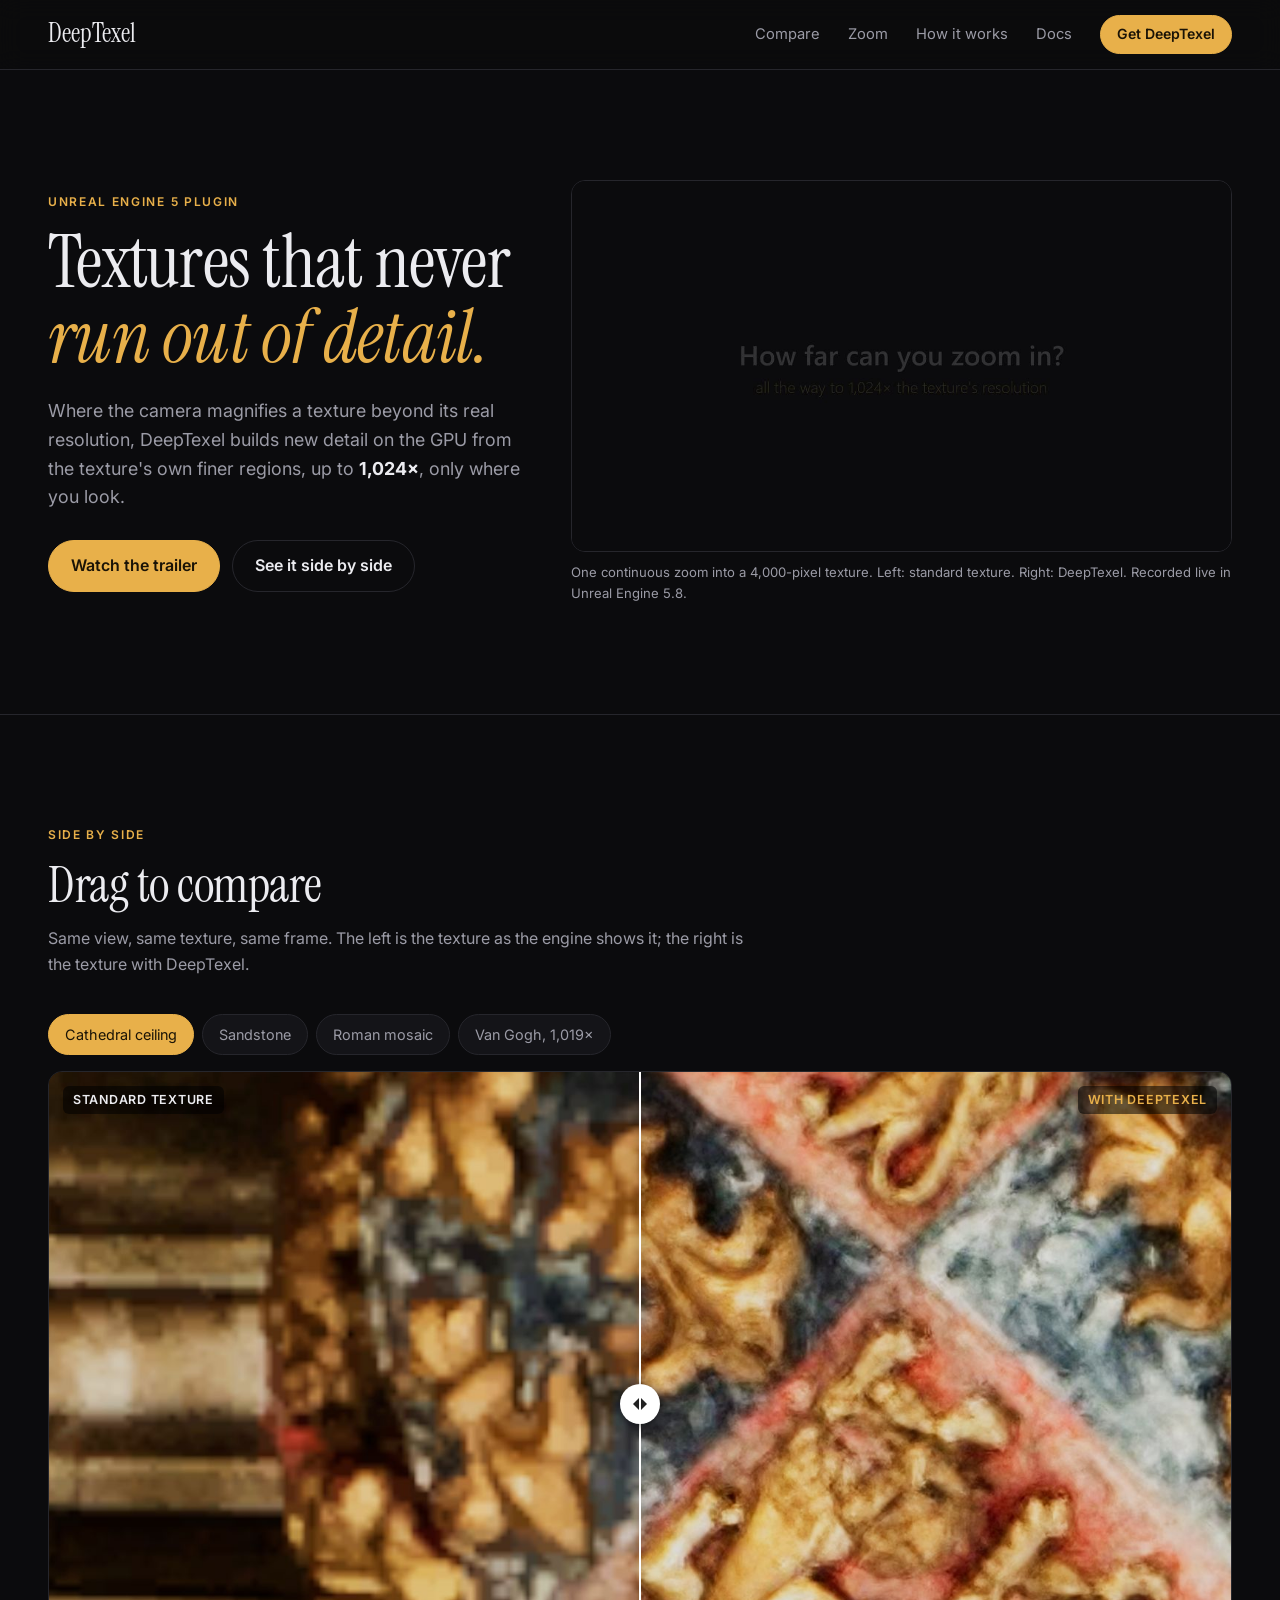
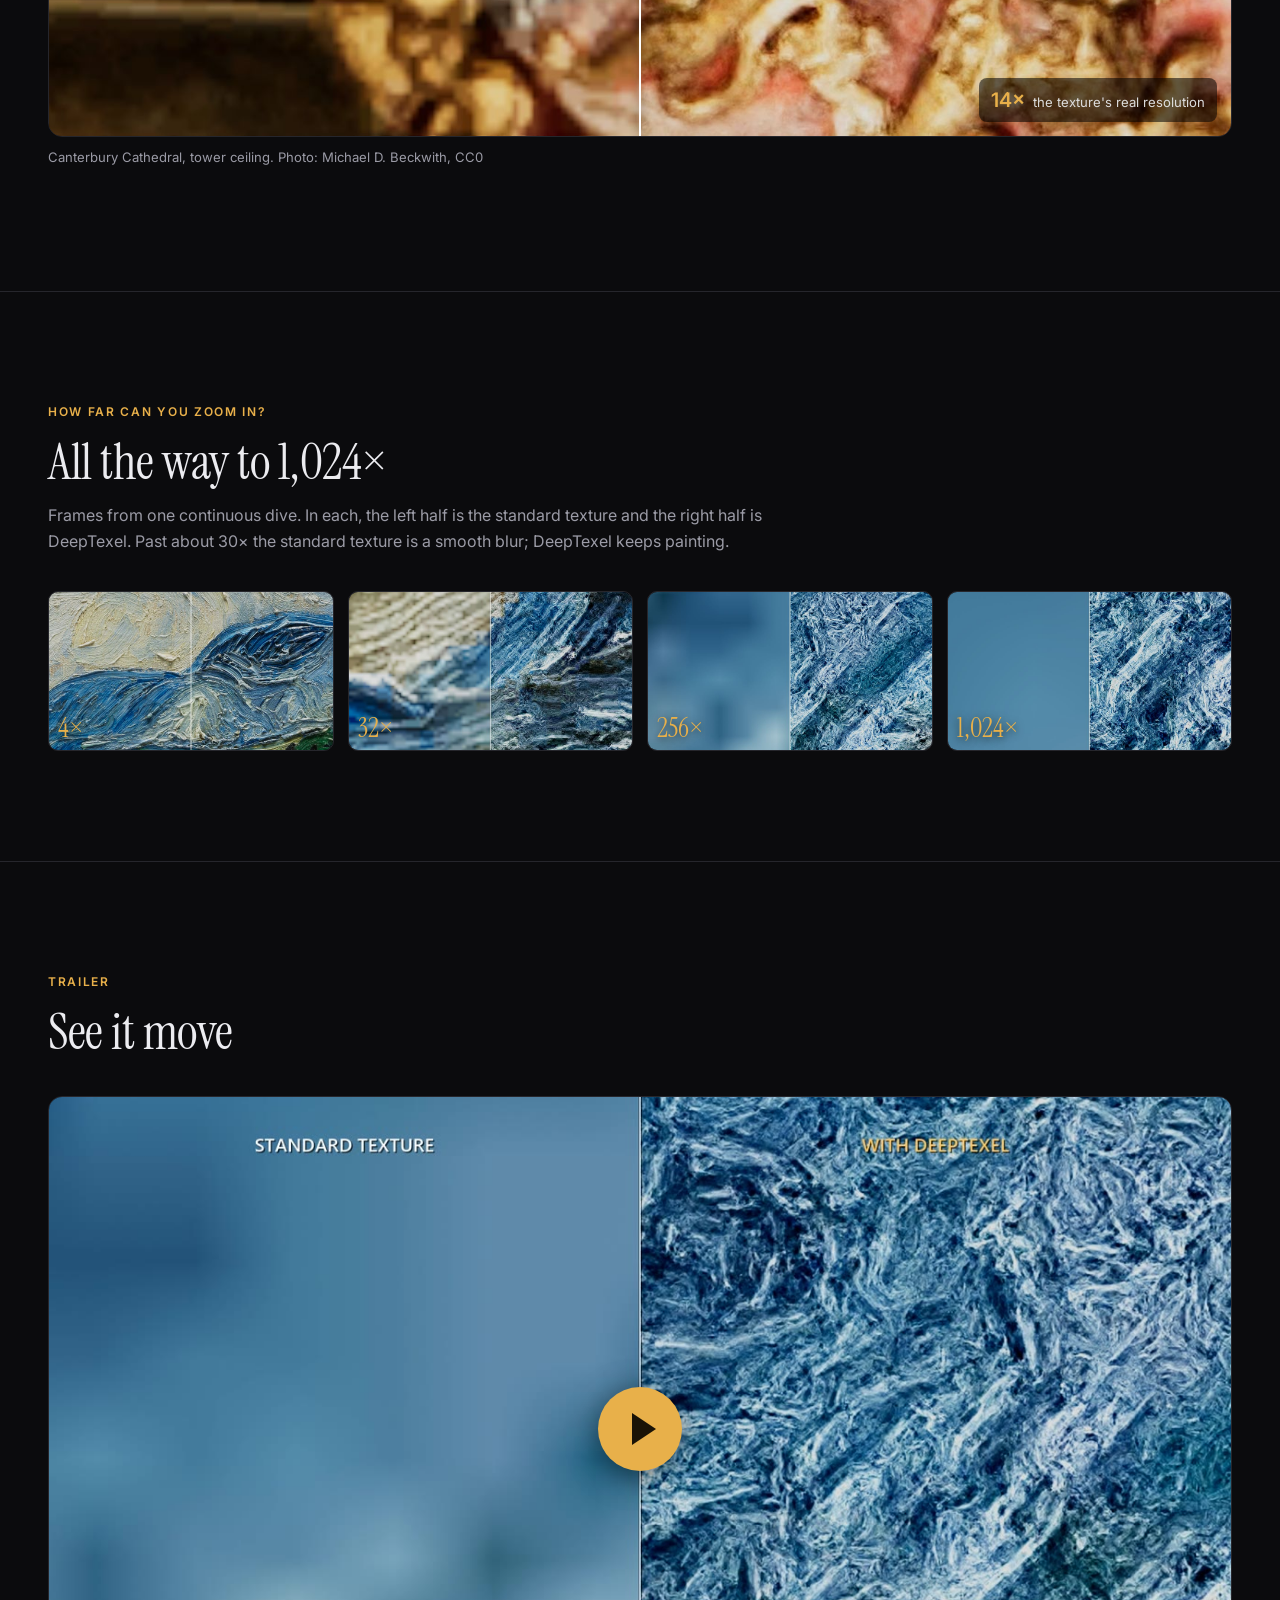
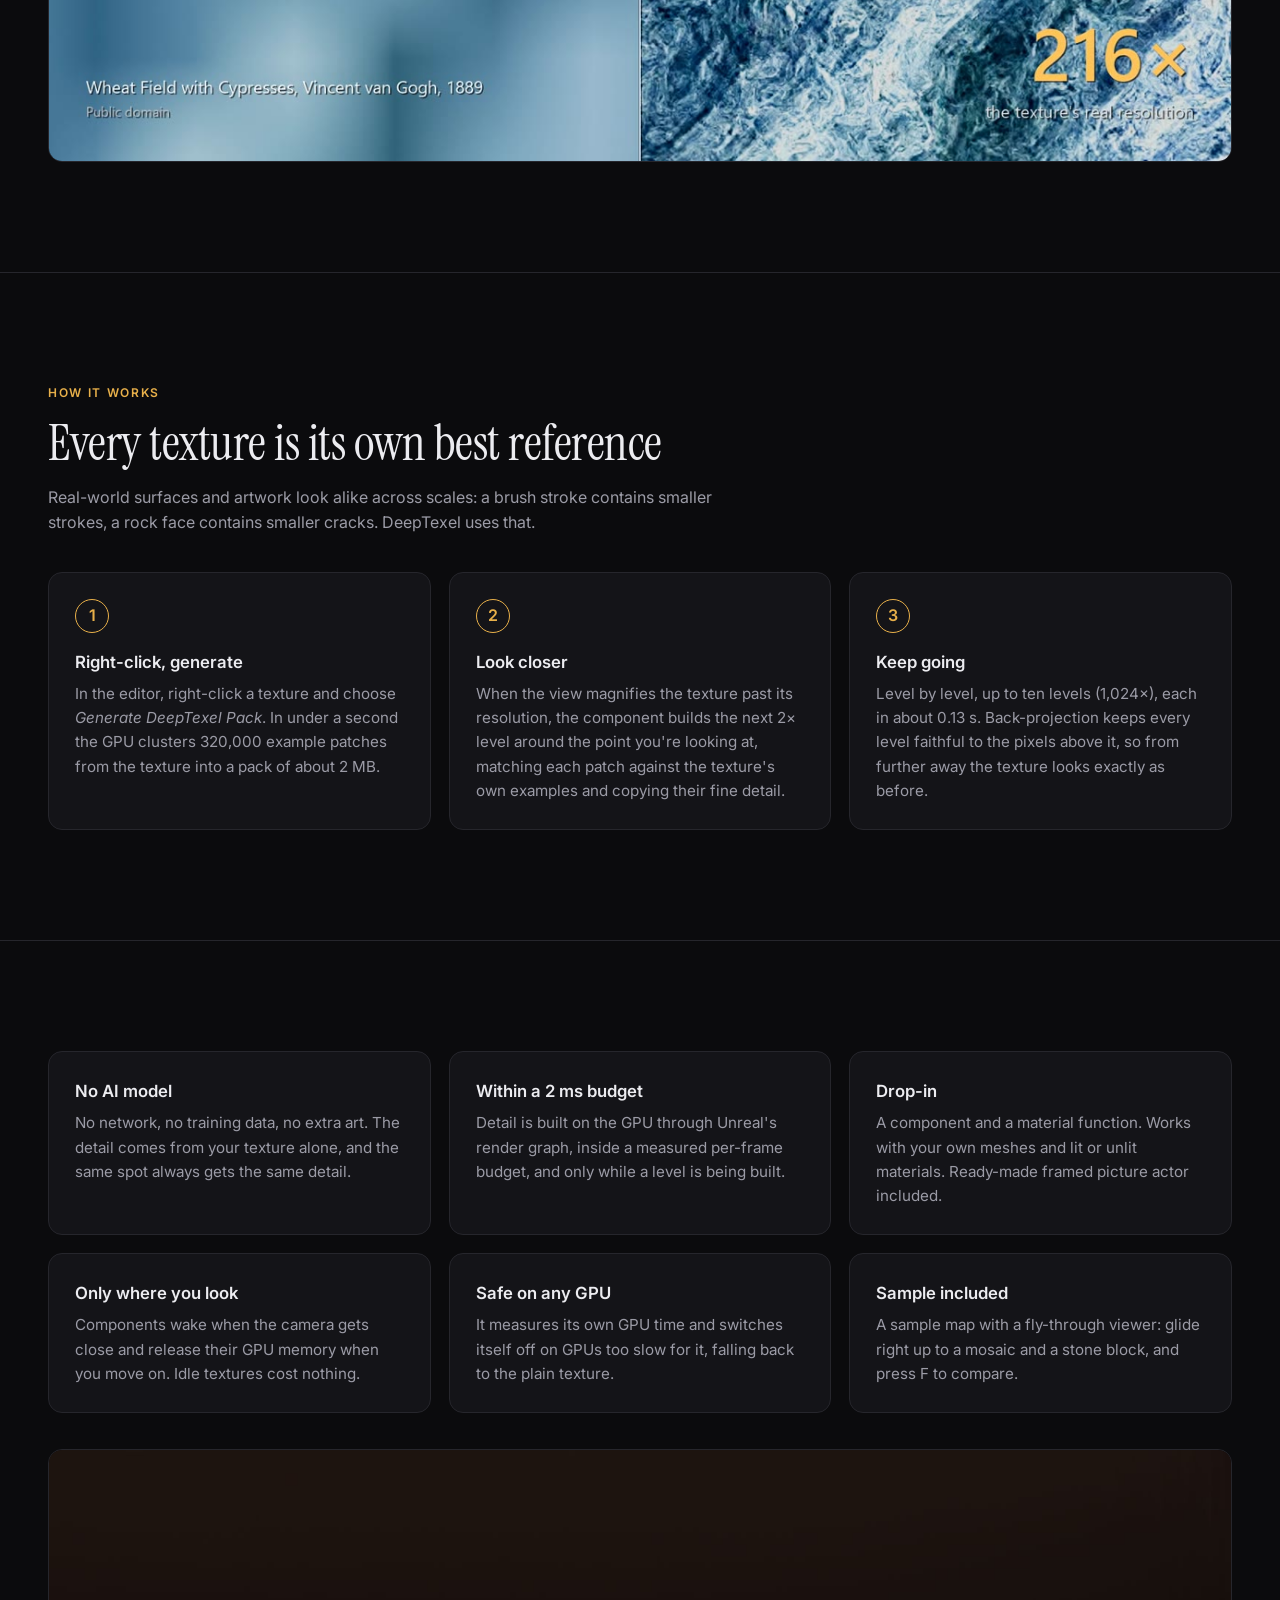
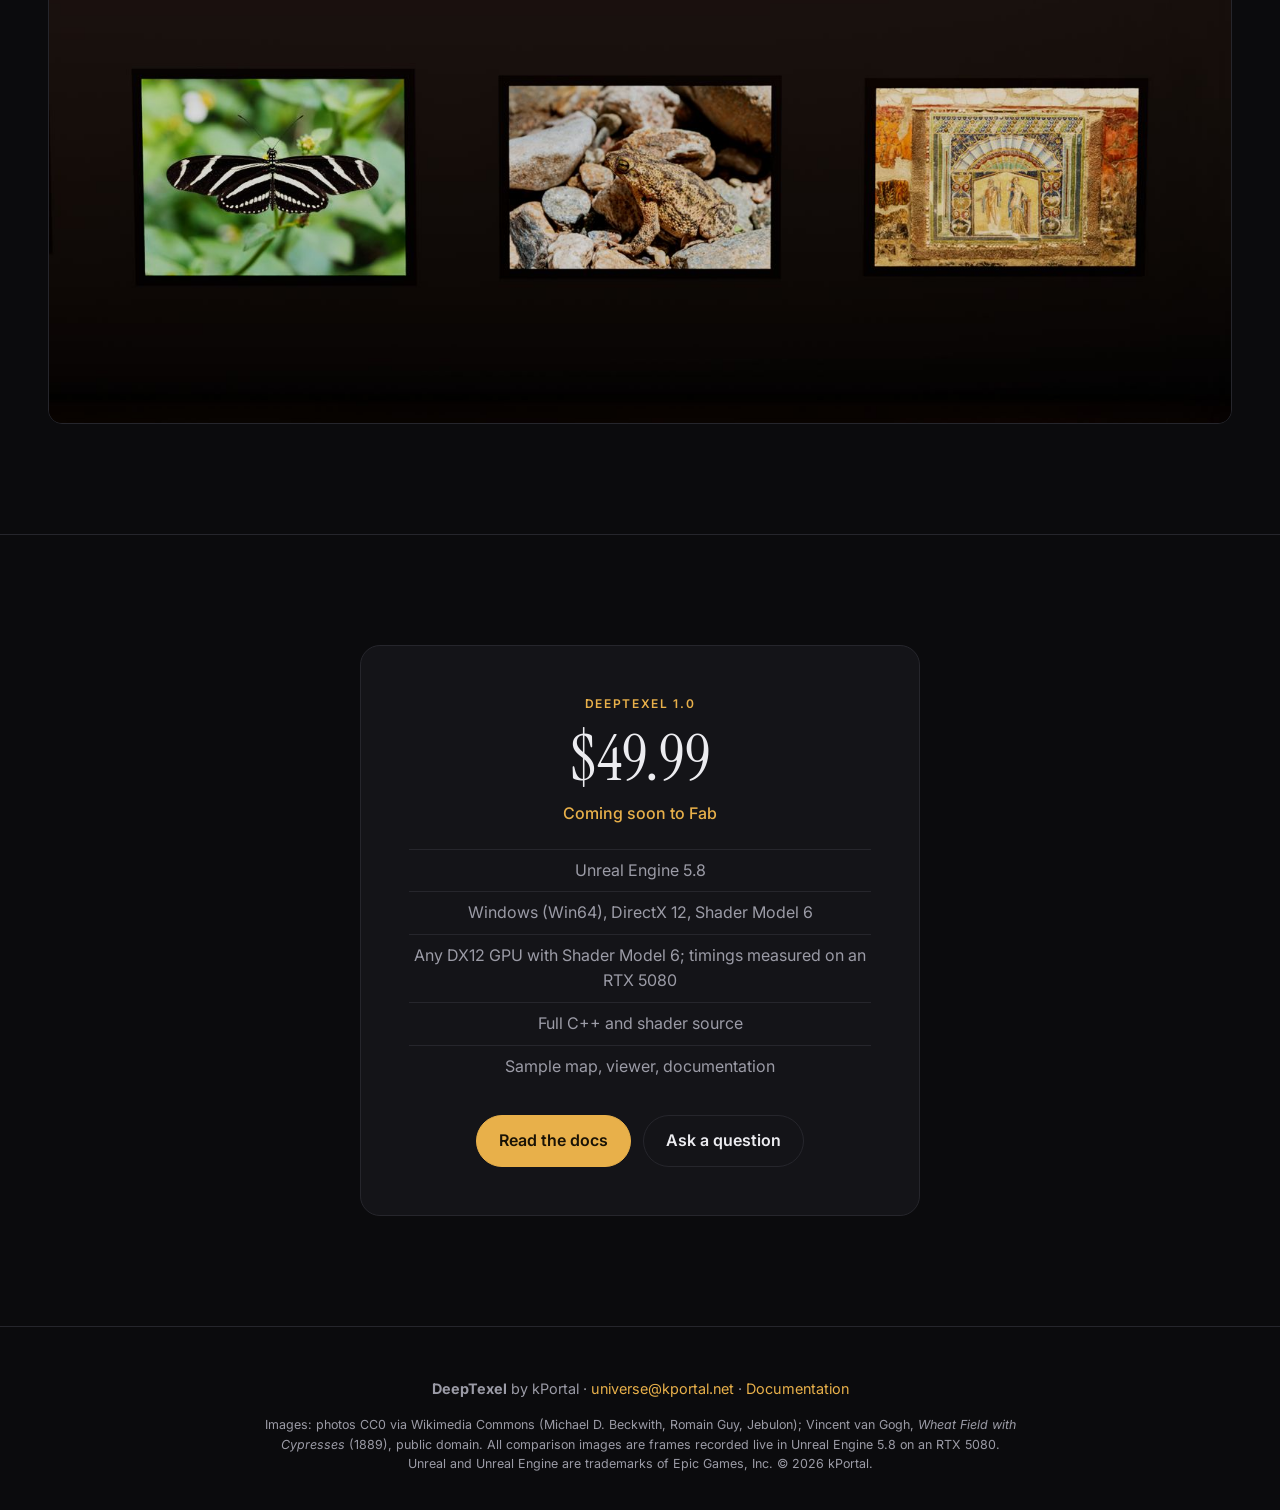
<file: index.html>
<!doctype html>
<html lang="en">
<head>
<meta charset="utf-8">
<meta name="viewport" content="width=device-width, initial-scale=1">
<title>DeepTexel: close-up texture super-resolution for Unreal Engine 5</title>
<meta name="description" content="DeepTexel builds new texture detail on the GPU where the camera gets close, up to 1,024x the texture's real resolution. An Unreal Engine 5 plugin by kPortal.">
<meta property="og:title" content="DeepTexel for Unreal Engine 5">
<meta property="og:description" content="Textures that keep their detail up close: up to 1,024x the texture's real resolution, built on the GPU only where you look.">
<meta property="og:image" content="https://deeptexel.kportal.net/media/og.jpg">
<meta property="og:url" content="https://deeptexel.kportal.net/">
<meta name="twitter:card" content="summary_large_image">
<meta name="theme-color" content="#0b0b0d">
<link rel="icon" href="/media/icon128.png">
<link rel="preconnect" href="https://fonts.googleapis.com">
<link rel="preconnect" href="https://fonts.gstatic.com" crossorigin>
<link href="https://fonts.googleapis.com/css2?family=Instrument+Serif:ital@0;1&family=Inter:wght@400;500;600&display=swap" rel="stylesheet">
<link rel="stylesheet" href="/style.css">
</head>
<body>

<header class="nav">
  <a class="brand" href="/">DeepTexel</a>
  <nav>
    <a href="#compare">Compare</a>
    <a href="#zoom">Zoom</a>
    <a href="#how">How it works</a>
    <a href="/docs">Docs</a>
    <a class="btn btn-small" href="#get">Get DeepTexel</a>
  </nav>
</header>

<main>

<section class="hero">
  <div class="hero-text">
    <p class="eyebrow">Unreal Engine 5 plugin</p>
    <h1>Textures that never<br><em>run out of detail.</em></h1>
    <p class="lede">Where the camera magnifies a texture beyond its real resolution, DeepTexel builds
      new detail on the GPU from the texture's own finer regions, up to <strong>1,024&times;</strong>,
      only where you look.</p>
    <div class="cta">
      <a class="btn" href="#trailer">Watch the trailer</a>
      <a class="btn btn-ghost" href="#compare">See it side by side</a>
    </div>
  </div>
  <figure class="hero-video">
    <video src="/media/dive.mp4" poster="/media/dive_poster.jpg" autoplay muted loop playsinline preload="metadata"
      aria-label="A continuous zoom into Van Gogh's Wheat Field with Cypresses to 1,024 times the texture's resolution, standard texture on the left, DeepTexel on the right"></video>
    <figcaption>One continuous zoom into a 4,000-pixel texture. Left: standard texture. Right: DeepTexel. Recorded live in Unreal Engine 5.8.</figcaption>
  </figure>
</section>

<section id="compare" class="band">
  <div class="section-head">
    <p class="eyebrow">Side by side</p>
    <h2>Drag to compare</h2>
    <p>Same view, same texture, same frame. The left is the texture as the engine shows it; the right
      is the texture with DeepTexel.</p>
  </div>
  <div class="tabs" role="tablist" aria-label="Comparison scenes">
    <button role="tab" aria-selected="true" data-scene="canterbury" data-mag="14&times;" data-credit="Canterbury Cathedral, tower ceiling. Photo: Michael D. Beckwith, CC0">Cathedral ceiling</button>
    <button role="tab" aria-selected="false" data-scene="wave" data-mag="19&times;" data-credit="The Wave, Arizona. Photo: Romain Guy, CC0">Sandstone</button>
    <button role="tab" aria-selected="false" data-scene="mosaic" data-mag="30&times;" data-credit="Neptune and Amphitrite mosaic, Herculaneum. Photo: Jebulon, CC0">Roman mosaic</button>
    <button role="tab" aria-selected="false" data-scene="vangogh1024" data-mag="1,019&times;" data-credit="Wheat Field with Cypresses, Vincent van Gogh, 1889. Public domain">Van Gogh, 1,019&times;</button>
  </div>
  <div class="compare" id="cmp" style="--pos:50%">
    <img class="cmp-on" src="/media/canterbury_on.jpg" alt="With DeepTexel" width="1600" height="900">
    <img class="cmp-off" src="/media/canterbury_off.jpg" alt="Standard texture" width="1600" height="900">
    <span class="tag tag-left">Standard texture</span>
    <span class="tag tag-right">With DeepTexel</span>
    <span class="mag"><b id="cmp-mag">14&times;</b> the texture's real resolution</span>
    <div class="handle" role="slider" tabindex="0" aria-label="Comparison divider" aria-valuemin="0" aria-valuemax="100" aria-valuenow="50"><span></span></div>
  </div>
  <p class="credit" id="cmp-credit">Canterbury Cathedral, tower ceiling. Photo: Michael D. Beckwith, CC0</p>
</section>

<section id="zoom" class="band">
  <div class="section-head">
    <p class="eyebrow">How far can you zoom in?</p>
    <h2>All the way to 1,024&times;</h2>
    <p>Frames from one continuous dive. In each, the left half is the standard texture and the right
      half is DeepTexel. Past about 30&times; the standard texture is a smooth blur; DeepTexel keeps
      painting.</p>
  </div>
  <ol class="ladder">
    <li><img src="/media/ladder_4.jpg" alt="4 times: both halves show brush strokes" loading="lazy" width="960" height="540"><span>4&times;</span></li>
    <li><img src="/media/ladder_32.jpg" alt="32 times: the standard half softens" loading="lazy" width="960" height="540"><span>32&times;</span></li>
    <li><img src="/media/ladder_256.jpg" alt="256 times: the standard half is a blur, DeepTexel shows strokes" loading="lazy" width="960" height="540"><span>256&times;</span></li>
    <li><img src="/media/ladder_1024.jpg" alt="1,024 times: the standard half is flat blue, DeepTexel shows paint texture" loading="lazy" width="960" height="540"><span>1,024&times;</span></li>
  </ol>
</section>

<section id="trailer" class="band">
  <div class="section-head">
    <p class="eyebrow">Trailer</p>
    <h2>See it move</h2>
  </div>
  <div class="yt" id="yt">
    <button class="yt-play" aria-label="Play the DeepTexel trailer">
      <img src="/media/trailer_poster.jpg" alt="" loading="lazy" width="1280" height="720">
      <span class="play"></span>
    </button>
  </div>
</section>

<section id="how" class="band">
  <div class="section-head">
    <p class="eyebrow">How it works</p>
    <h2>Every texture is its own best reference</h2>
    <p>Real-world surfaces and artwork look alike across scales: a brush stroke contains smaller
      strokes, a rock face contains smaller cracks. DeepTexel uses that.</p>
  </div>
  <div class="steps">
    <div><span class="num">1</span><h3>Right-click, generate</h3><p>In the editor, right-click a texture and choose <i>Generate DeepTexel Pack</i>. In under a second the GPU clusters 320,000 example patches from the texture into a pack of about 2&nbsp;MB.</p></div>
    <div><span class="num">2</span><h3>Look closer</h3><p>When the view magnifies the texture past its resolution, the component builds the next 2&times; level around the point you're looking at, matching each patch against the texture's own examples and copying their fine detail.</p></div>
    <div><span class="num">3</span><h3>Keep going</h3><p>Level by level, up to ten levels (1,024&times;), each in about 0.13&nbsp;s. Back-projection keeps every level faithful to the pixels above it, so from further away the texture looks exactly as before.</p></div>
  </div>
</section>

<section class="band">
  <div class="features">
    <div><h3>No AI model</h3><p>No network, no training data, no extra art. The detail comes from your texture alone, and the same spot always gets the same detail.</p></div>
    <div><h3>Within a 2&nbsp;ms budget</h3><p>Detail is built on the GPU through Unreal's render graph, inside a measured per-frame budget, and only while a level is being built.</p></div>
    <div><h3>Drop-in</h3><p>A component and a material function. Works with your own meshes and lit or unlit materials. Ready-made framed picture actor included.</p></div>
    <div><h3>Only where you look</h3><p>Components wake when the camera gets close and release their GPU memory when you move on. Idle textures cost nothing.</p></div>
    <div><h3>Safe on any GPU</h3><p>It measures its own GPU time and switches itself off on GPUs too slow for it, falling back to the plain texture.</p></div>
    <div><h3>Sample included</h3><p>A sample map with a fly-through viewer: glide right up to a mosaic and a stone block, and press F to compare.</p></div>
  </div>
  <figure class="wide"><img src="/media/showroom.jpg" alt="Framed photos in a dark gallery in Unreal Engine 5" loading="lazy" width="1600" height="775"></figure>
</section>

<section id="get" class="band get">
  <div class="price-card">
    <p class="eyebrow">DeepTexel 1.0</p>
    <p class="price">$49.99</p>
    <p class="soon">Coming soon to Fab</p>
    <ul class="specs">
      <li>Unreal Engine 5.8</li>
      <li>Windows (Win64), DirectX 12, Shader Model 6</li>
      <li>Any DX12 GPU with Shader Model 6; timings measured on an RTX 5080</li>
      <li>Full C++ and shader source</li>
      <li>Sample map, viewer, documentation</li>
    </ul>
    <div class="cta">
      <a class="btn" href="/docs">Read the docs</a>
      <a class="btn btn-ghost" href="mailto:universe@kportal.net?subject=DeepTexel">Ask a question</a>
    </div>
  </div>
</section>

</main>

<footer>
  <p><strong>DeepTexel</strong> by kPortal &middot; <a href="mailto:universe@kportal.net">universe@kportal.net</a> &middot; <a href="/docs">Documentation</a></p>
  <p class="fine">Images: photos CC0 via Wikimedia Commons (Michael D. Beckwith, Romain Guy, Jebulon); Vincent van Gogh, <i>Wheat Field with Cypresses</i> (1889), public domain.
    All comparison images are frames recorded live in Unreal Engine 5.8 on an RTX 5080.
    Unreal and Unreal Engine are trademarks of Epic Games, Inc. &copy; 2026 kPortal.</p>
</footer>

<script src="/app.js" defer></script>
</body>
</html>
</file>
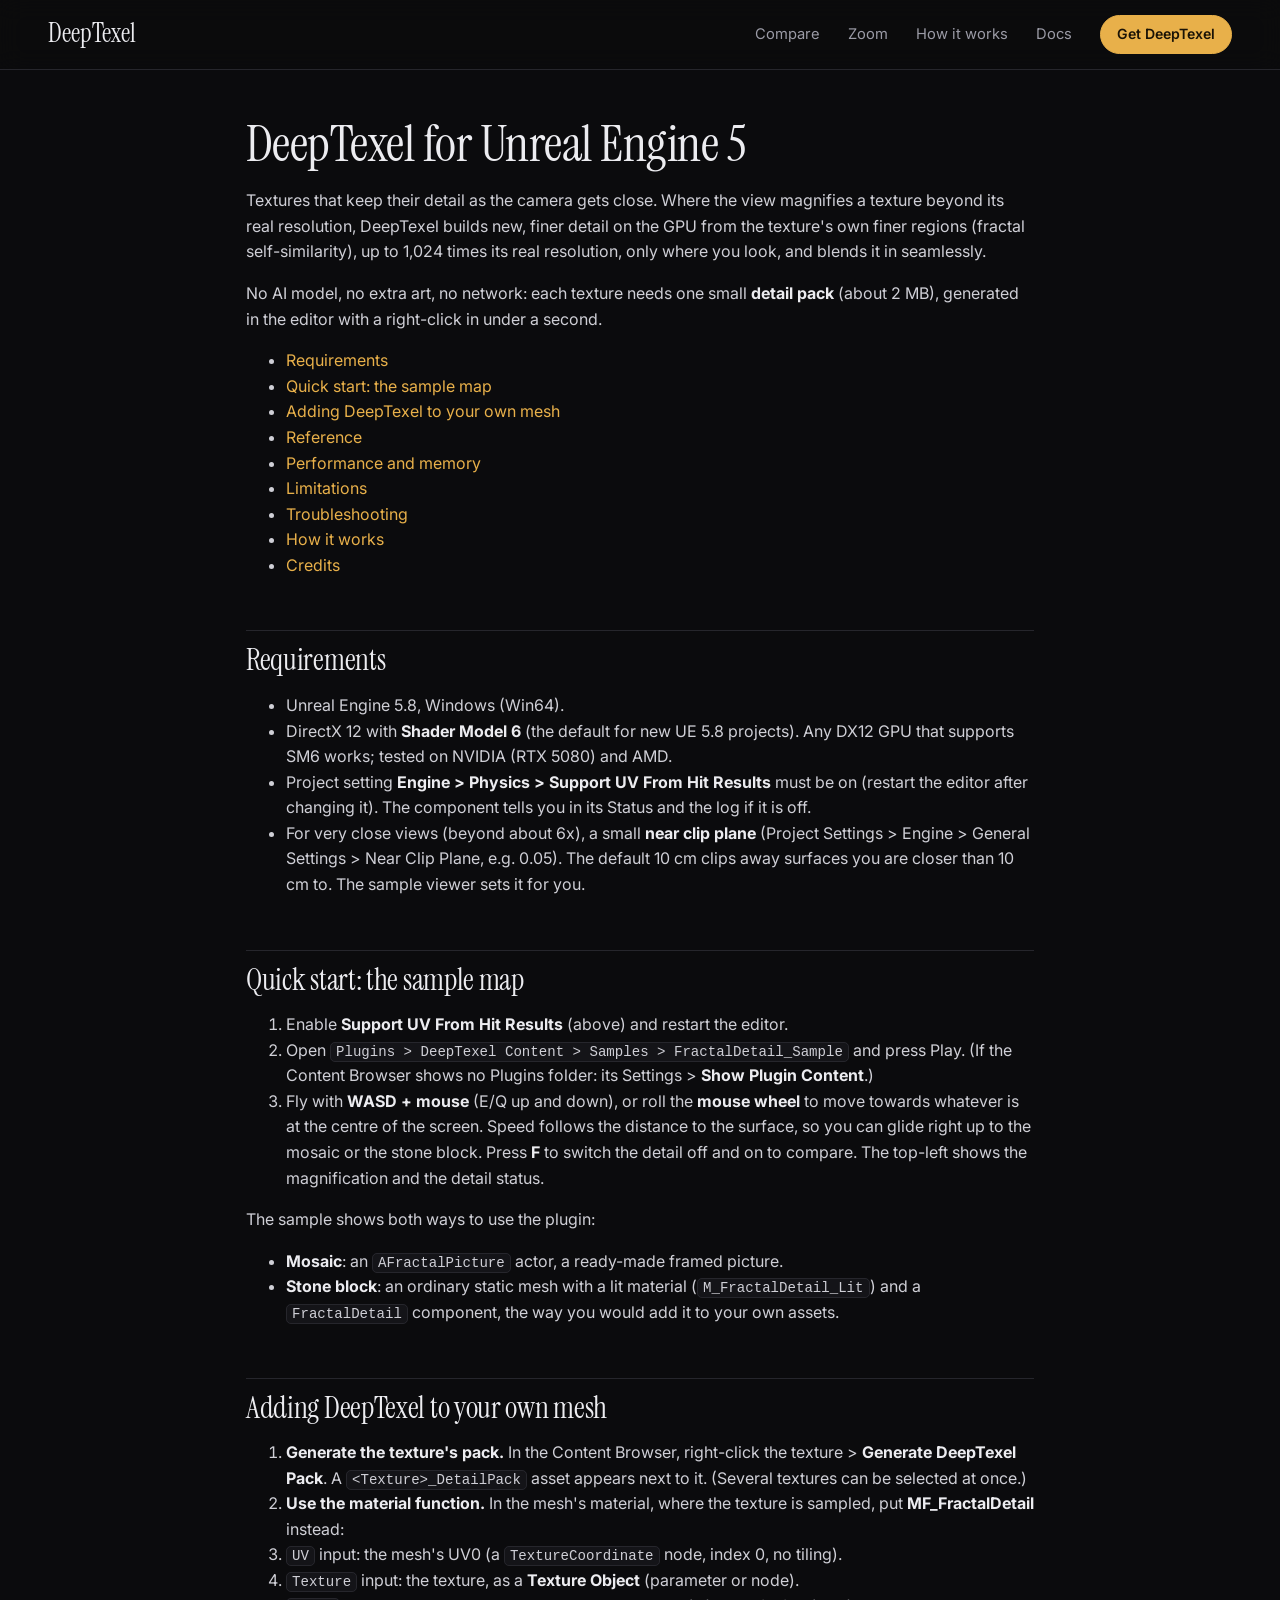
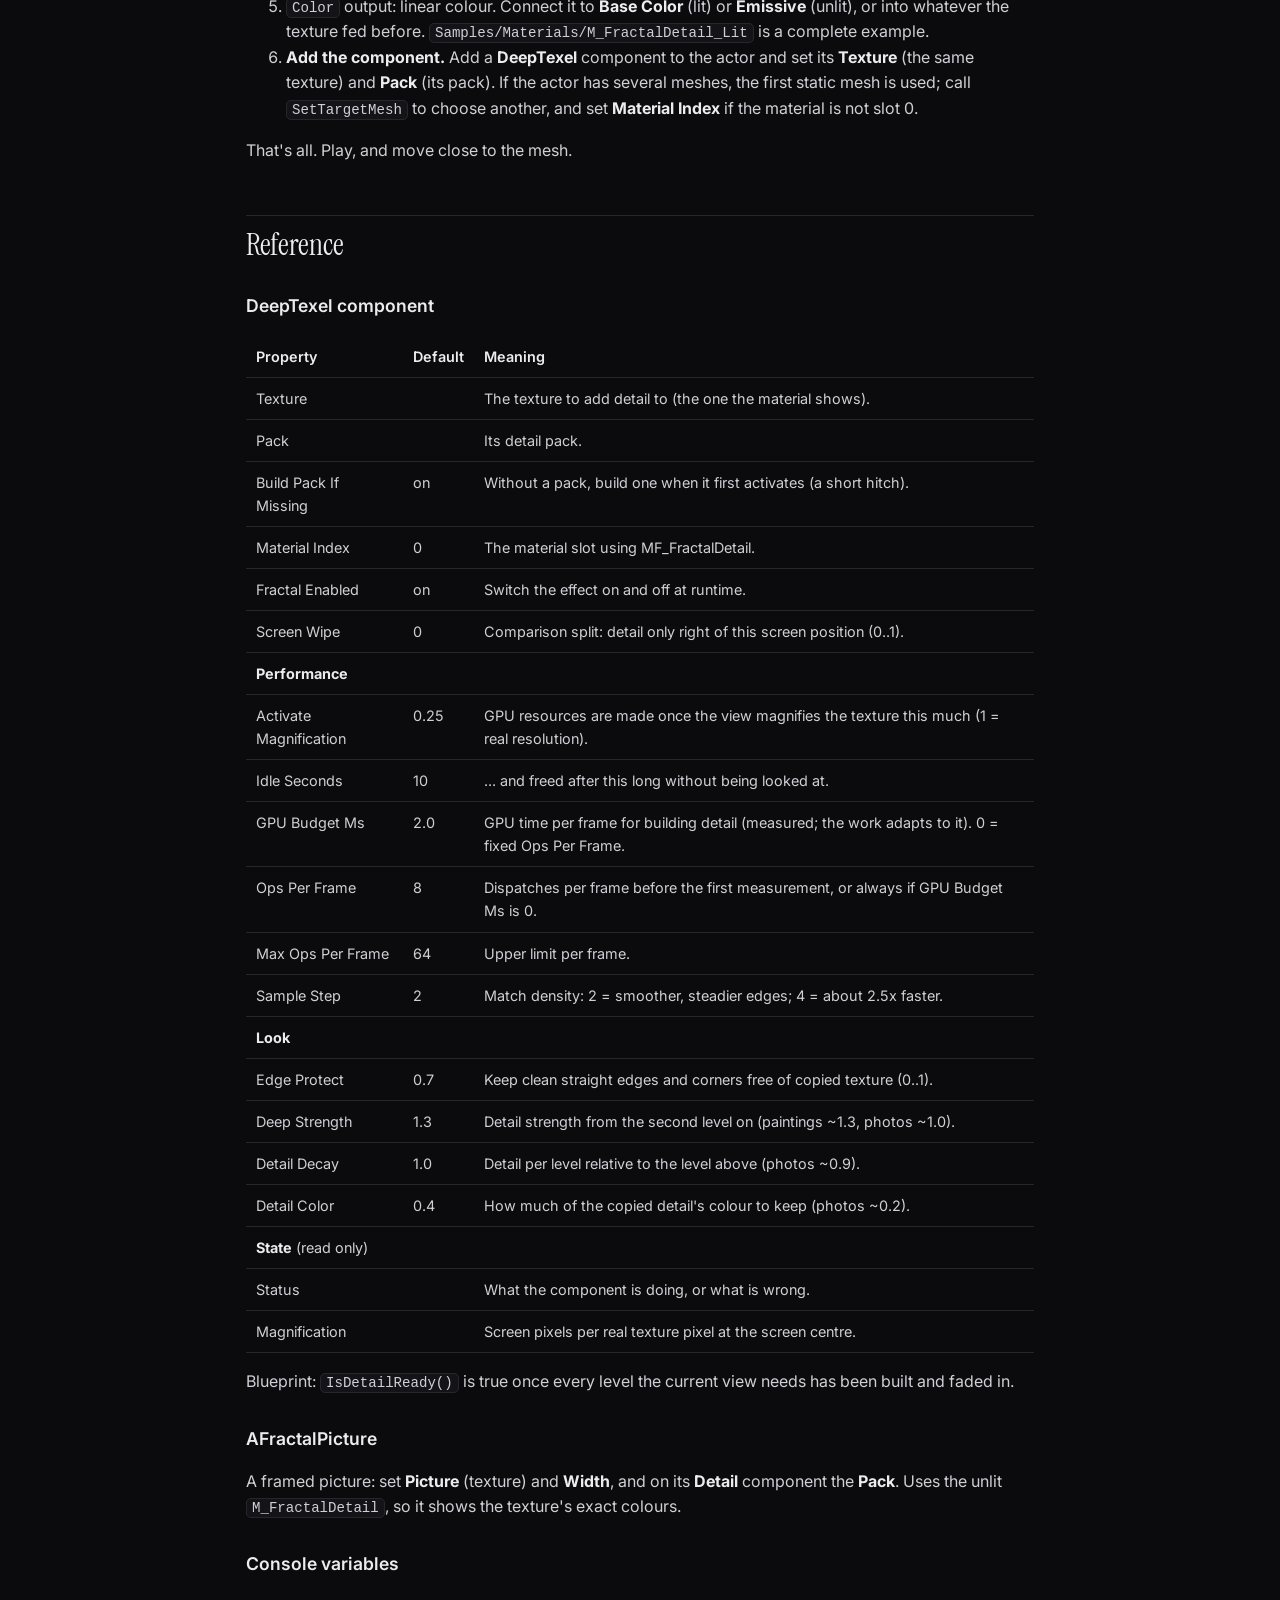
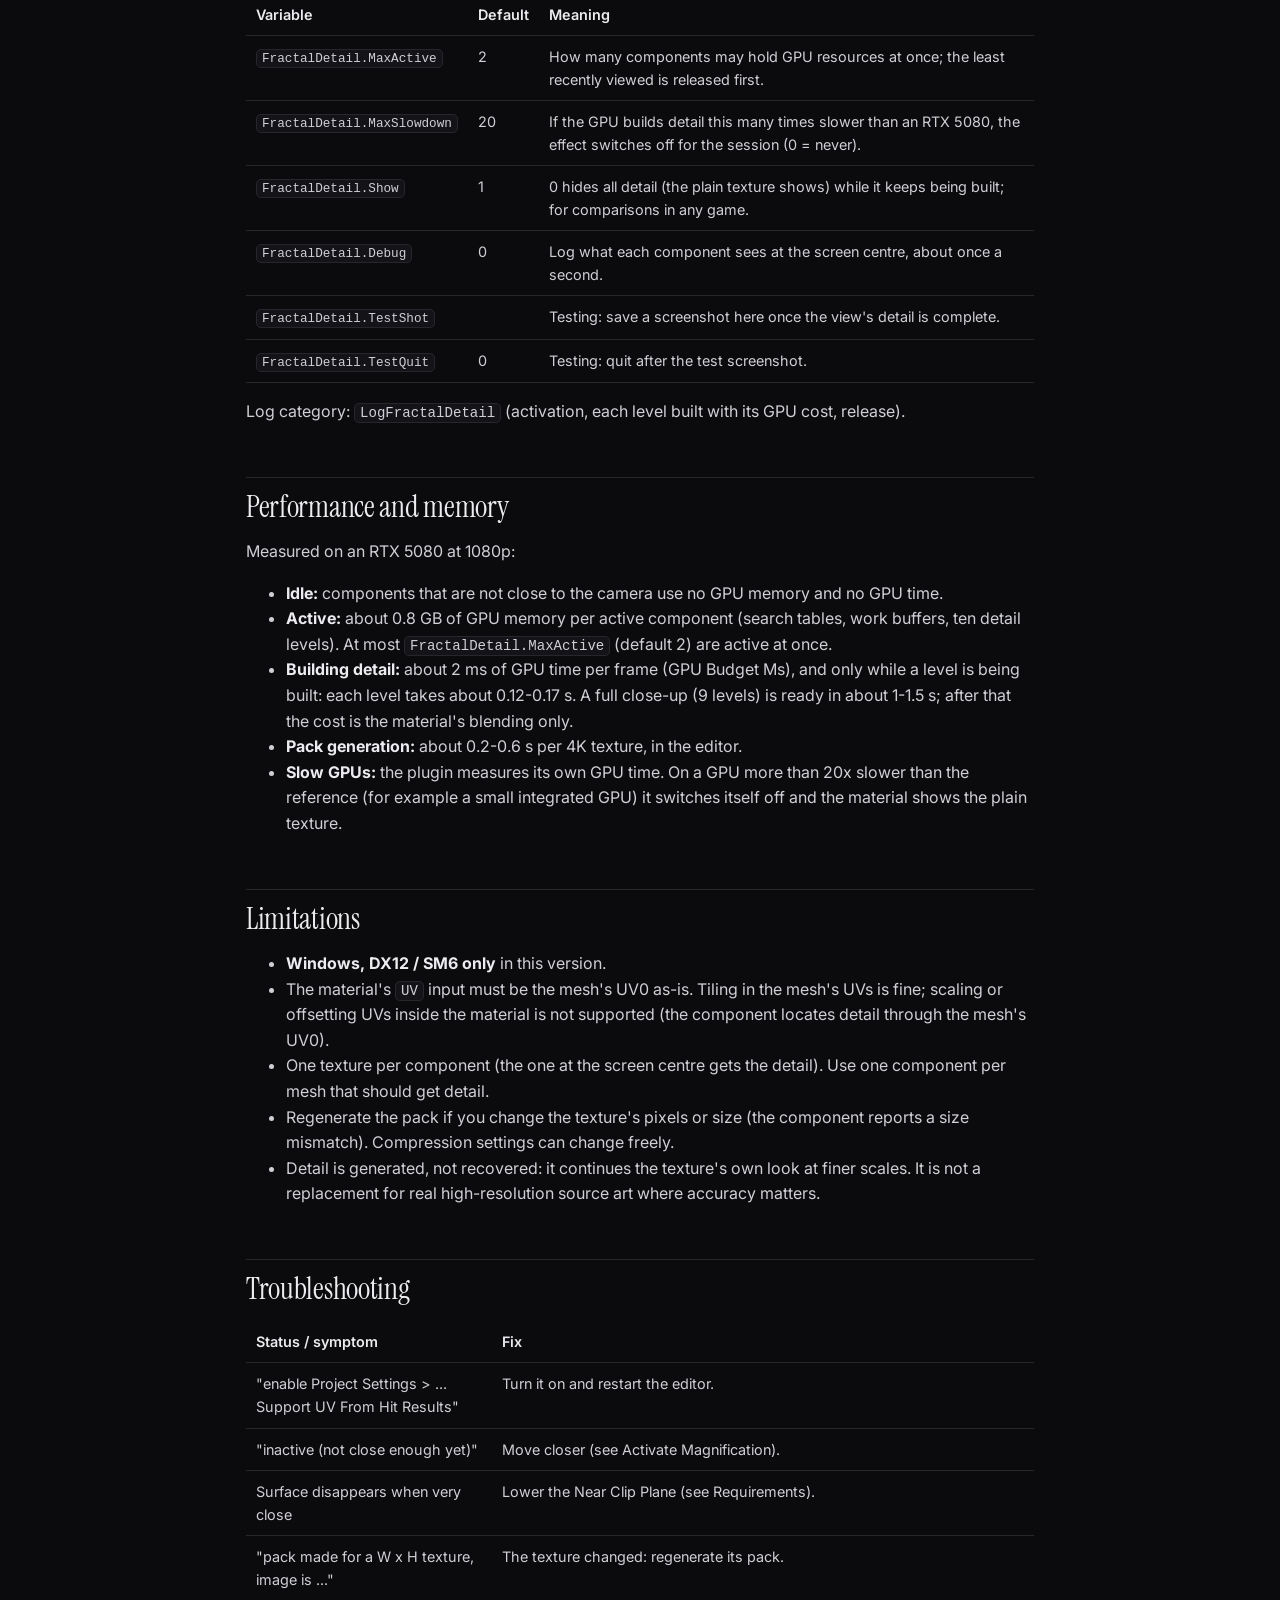
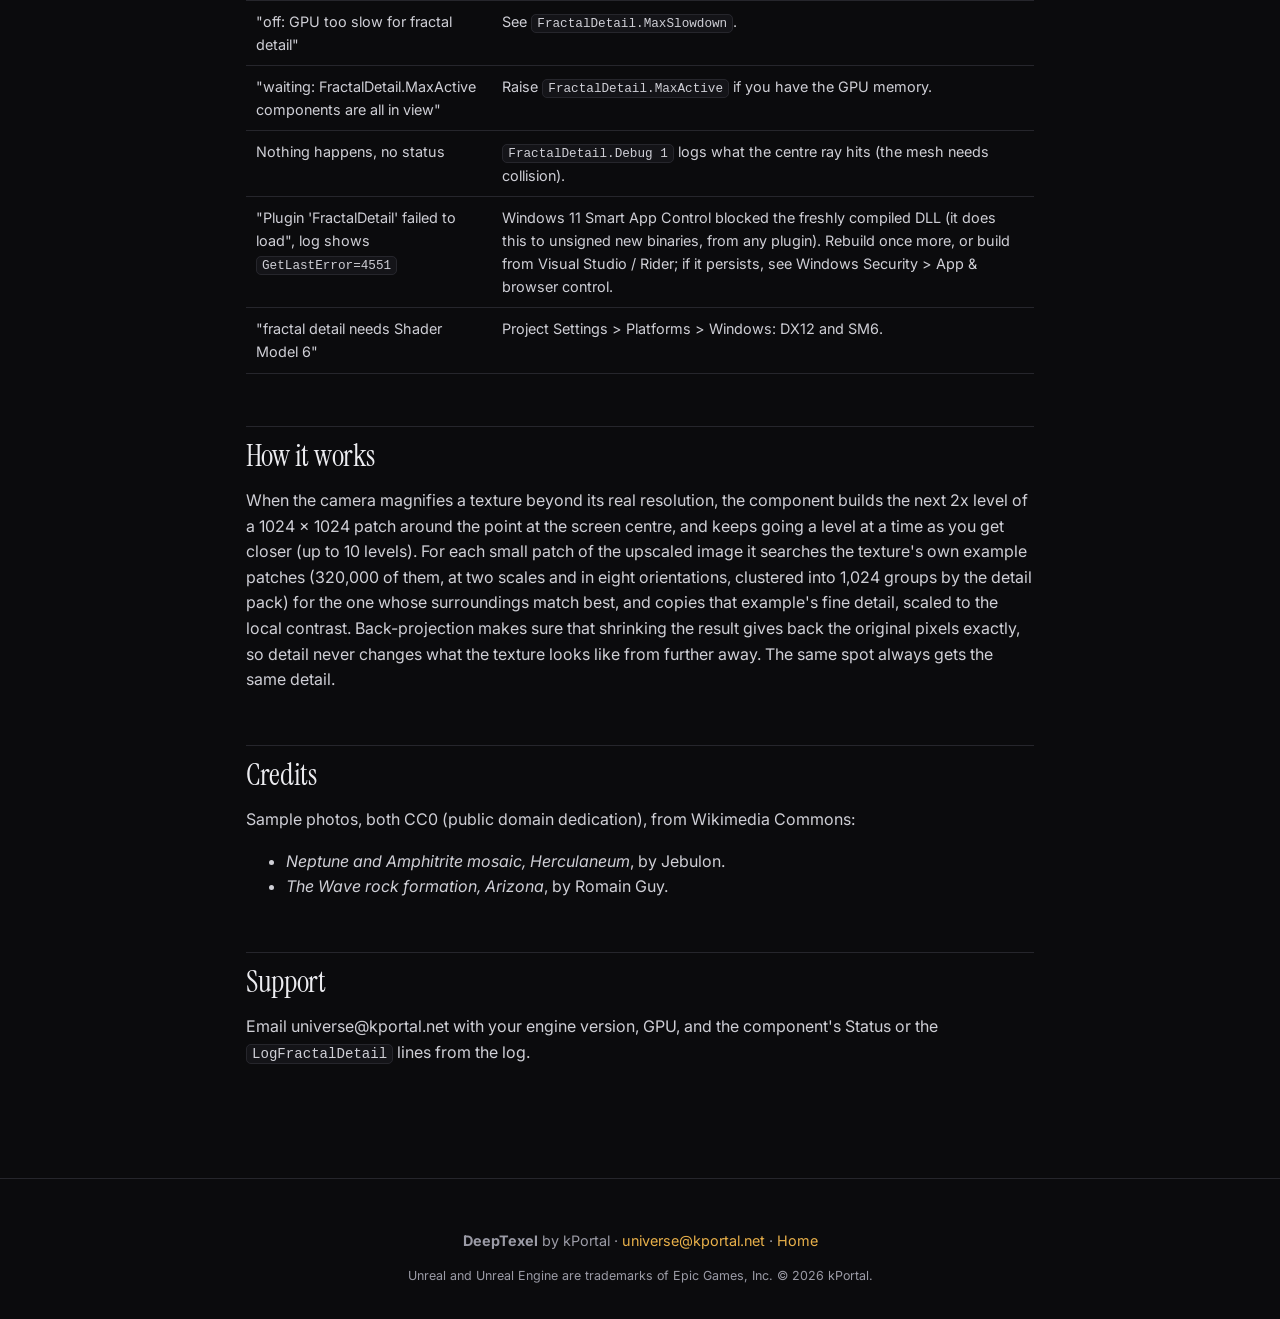
<file: docs.html>
<!doctype html>
<html lang="en">
<head>
<meta charset="utf-8">
<meta name="viewport" content="width=device-width, initial-scale=1">
<title>DeepTexel documentation</title>
<meta name="description" content="How to install and use DeepTexel, close-up texture super-resolution for Unreal Engine 5.">
<meta name="theme-color" content="#0b0b0d">
<link rel="icon" href="/media/icon128.png">
<link rel="preconnect" href="https://fonts.googleapis.com">
<link rel="preconnect" href="https://fonts.gstatic.com" crossorigin>
<link href="https://fonts.googleapis.com/css2?family=Instrument+Serif:ital@0;1&family=Inter:wght@400;500;600&display=swap" rel="stylesheet">
<link rel="stylesheet" href="/style.css">
</head>
<body>
<header class="nav">
  <a class="brand" href="/">DeepTexel</a>
  <nav>
    <a href="/#compare">Compare</a>
    <a href="/#zoom">Zoom</a>
    <a href="/#how">How it works</a>
    <a href="/docs">Docs</a>
    <a class="btn btn-small" href="/#get">Get DeepTexel</a>
  </nav>
</header>
<main class="doc">
<h1 id="deeptexel-for-unreal-engine-5">DeepTexel for Unreal Engine 5</h1>
<p>Textures that keep their detail as the camera gets close. Where the view magnifies a
texture beyond its real resolution, DeepTexel builds new, finer detail on the GPU from
the texture's own finer regions (fractal self-similarity), up to 1,024 times its real
resolution, only where you look, and blends it in seamlessly.</p>
<p>No AI model, no extra art, no network: each texture needs one small <strong>detail pack</strong> (about
2 MB), generated in the editor with a right-click in under a second.</p>
<ul>
<li><a href="#requirements">Requirements</a></li>
<li><a href="#quick-start-the-sample-map">Quick start: the sample map</a></li>
<li><a href="#adding-deeptexel-to-your-own-mesh">Adding DeepTexel to your own mesh</a></li>
<li><a href="#reference">Reference</a></li>
<li><a href="#performance-and-memory">Performance and memory</a></li>
<li><a href="#limitations">Limitations</a></li>
<li><a href="#troubleshooting">Troubleshooting</a></li>
<li><a href="#how-it-works">How it works</a></li>
<li><a href="#credits">Credits</a></li>
</ul>
<h2 id="requirements">Requirements</h2>
<ul>
<li>Unreal Engine 5.8, Windows (Win64).</li>
<li>DirectX 12 with <strong>Shader Model 6</strong> (the default for new UE 5.8 projects). Any DX12 GPU
  that supports SM6 works; tested on NVIDIA (RTX 5080) and AMD.</li>
<li>Project setting <strong>Engine &gt; Physics &gt; Support UV From Hit Results</strong> must be on (restart the
  editor after changing it). The component tells you in its Status and the log if it is off.</li>
<li>For very close views (beyond about 6x), a small <strong>near clip plane</strong>
  (Project Settings &gt; Engine &gt; General Settings &gt; Near Clip Plane, e.g. 0.05). The default
  10 cm clips away surfaces you are closer than 10 cm to. The sample viewer sets it for you.</li>
</ul>
<h2 id="quick-start-the-sample-map">Quick start: the sample map</h2>
<ol>
<li>Enable <strong>Support UV From Hit Results</strong> (above) and restart the editor.</li>
<li>Open <code>Plugins &gt; DeepTexel Content &gt; Samples &gt; FractalDetail_Sample</code> and press Play.
   (If the Content Browser shows no Plugins folder: its Settings &gt; <strong>Show Plugin Content</strong>.)</li>
<li>Fly with <strong>WASD + mouse</strong> (E/Q up and down), or roll the <strong>mouse wheel</strong> to move towards
   whatever is at the centre of the screen. Speed follows the distance to the surface, so you
   can glide right up to the mosaic or the stone block. Press <strong>F</strong> to switch the detail off
   and on to compare. The top-left shows the magnification and the detail status.</li>
</ol>
<p>The sample shows both ways to use the plugin:</p>
<ul>
<li><strong>Mosaic</strong>: an <code>AFractalPicture</code> actor, a ready-made framed picture.</li>
<li><strong>Stone block</strong>: an ordinary static mesh with a lit material (<code>M_FractalDetail_Lit</code>)
  and a <code>FractalDetail</code> component, the way you would add it to your own assets.</li>
</ul>
<h2 id="adding-deeptexel-to-your-own-mesh">Adding DeepTexel to your own mesh</h2>
<ol>
<li><strong>Generate the texture's pack.</strong> In the Content Browser, right-click the texture &gt;
   <strong>Generate DeepTexel Pack</strong>. A <code>&lt;Texture&gt;_DetailPack</code> asset appears next to it.
   (Several textures can be selected at once.)</li>
<li><strong>Use the material function.</strong> In the mesh's material, where the texture is sampled, put
   <strong>MF_FractalDetail</strong> instead:</li>
<li><code>UV</code> input: the mesh's UV0 (a <code>TextureCoordinate</code> node, index 0, no tiling).</li>
<li><code>Texture</code> input: the texture, as a <strong>Texture Object</strong> (parameter or node).</li>
<li><code>Color</code> output: linear colour. Connect it to <strong>Base Color</strong> (lit) or <strong>Emissive</strong> (unlit),
     or into whatever the texture fed before.
   <code>Samples/Materials/M_FractalDetail_Lit</code> is a complete example.</li>
<li><strong>Add the component.</strong> Add a <strong>DeepTexel</strong> component to the actor and set its
   <strong>Texture</strong> (the same texture) and <strong>Pack</strong> (its pack). If the actor has several meshes,
   the first static mesh is used; call <code>SetTargetMesh</code> to choose another, and set
   <strong>Material Index</strong> if the material is not slot 0.</li>
</ol>
<p>That's all. Play, and move close to the mesh.</p>
<h2 id="reference">Reference</h2>
<h3 id="deeptexel-component">DeepTexel component</h3>
<div class="table"><table>
<thead>
<tr>
<th>Property</th>
<th>Default</th>
<th>Meaning</th>
</tr>
</thead>
<tbody>
<tr>
<td>Texture</td>
<td></td>
<td>The texture to add detail to (the one the material shows).</td>
</tr>
<tr>
<td>Pack</td>
<td></td>
<td>Its detail pack.</td>
</tr>
<tr>
<td>Build Pack If Missing</td>
<td>on</td>
<td>Without a pack, build one when it first activates (a short hitch).</td>
</tr>
<tr>
<td>Material Index</td>
<td>0</td>
<td>The material slot using MF_FractalDetail.</td>
</tr>
<tr>
<td>Fractal Enabled</td>
<td>on</td>
<td>Switch the effect on and off at runtime.</td>
</tr>
<tr>
<td>Screen Wipe</td>
<td>0</td>
<td>Comparison split: detail only right of this screen position (0..1).</td>
</tr>
<tr>
<td><strong>Performance</strong></td>
<td></td>
<td></td>
</tr>
<tr>
<td>Activate Magnification</td>
<td>0.25</td>
<td>GPU resources are made once the view magnifies the texture this much (1 = real resolution).</td>
</tr>
<tr>
<td>Idle Seconds</td>
<td>10</td>
<td>... and freed after this long without being looked at.</td>
</tr>
<tr>
<td>GPU Budget Ms</td>
<td>2.0</td>
<td>GPU time per frame for building detail (measured; the work adapts to it). 0 = fixed Ops Per Frame.</td>
</tr>
<tr>
<td>Ops Per Frame</td>
<td>8</td>
<td>Dispatches per frame before the first measurement, or always if GPU Budget Ms is 0.</td>
</tr>
<tr>
<td>Max Ops Per Frame</td>
<td>64</td>
<td>Upper limit per frame.</td>
</tr>
<tr>
<td>Sample Step</td>
<td>2</td>
<td>Match density: 2 = smoother, steadier edges; 4 = about 2.5x faster.</td>
</tr>
<tr>
<td><strong>Look</strong></td>
<td></td>
<td></td>
</tr>
<tr>
<td>Edge Protect</td>
<td>0.7</td>
<td>Keep clean straight edges and corners free of copied texture (0..1).</td>
</tr>
<tr>
<td>Deep Strength</td>
<td>1.3</td>
<td>Detail strength from the second level on (paintings ~1.3, photos ~1.0).</td>
</tr>
<tr>
<td>Detail Decay</td>
<td>1.0</td>
<td>Detail per level relative to the level above (photos ~0.9).</td>
</tr>
<tr>
<td>Detail Color</td>
<td>0.4</td>
<td>How much of the copied detail's colour to keep (photos ~0.2).</td>
</tr>
<tr>
<td><strong>State</strong> (read only)</td>
<td></td>
<td></td>
</tr>
<tr>
<td>Status</td>
<td></td>
<td>What the component is doing, or what is wrong.</td>
</tr>
<tr>
<td>Magnification</td>
<td></td>
<td>Screen pixels per real texture pixel at the screen centre.</td>
</tr>
</tbody>
</table></div>
<p>Blueprint: <code>IsDetailReady()</code> is true once every level the current view needs has been built
and faded in.</p>
<h3 id="afractalpicture">AFractalPicture</h3>
<p>A framed picture: set <strong>Picture</strong> (texture) and <strong>Width</strong>, and on its <strong>Detail</strong> component the
<strong>Pack</strong>. Uses the unlit <code>M_FractalDetail</code>, so it shows the texture's exact colours.</p>
<h3 id="console-variables">Console variables</h3>
<div class="table"><table>
<thead>
<tr>
<th>Variable</th>
<th>Default</th>
<th>Meaning</th>
</tr>
</thead>
<tbody>
<tr>
<td><code>FractalDetail.MaxActive</code></td>
<td>2</td>
<td>How many components may hold GPU resources at once; the least recently viewed is released first.</td>
</tr>
<tr>
<td><code>FractalDetail.MaxSlowdown</code></td>
<td>20</td>
<td>If the GPU builds detail this many times slower than an RTX 5080, the effect switches off for the session (0 = never).</td>
</tr>
<tr>
<td><code>FractalDetail.Show</code></td>
<td>1</td>
<td>0 hides all detail (the plain texture shows) while it keeps being built; for comparisons in any game.</td>
</tr>
<tr>
<td><code>FractalDetail.Debug</code></td>
<td>0</td>
<td>Log what each component sees at the screen centre, about once a second.</td>
</tr>
<tr>
<td><code>FractalDetail.TestShot</code></td>
<td></td>
<td>Testing: save a screenshot here once the view's detail is complete.</td>
</tr>
<tr>
<td><code>FractalDetail.TestQuit</code></td>
<td>0</td>
<td>Testing: quit after the test screenshot.</td>
</tr>
</tbody>
</table></div>
<p>Log category: <code>LogFractalDetail</code> (activation, each level built with its GPU cost, release).</p>
<h2 id="performance-and-memory">Performance and memory</h2>
<p>Measured on an RTX 5080 at 1080p:</p>
<ul>
<li><strong>Idle:</strong> components that are not close to the camera use no GPU memory and no GPU time.</li>
<li><strong>Active:</strong> about 0.8 GB of GPU memory per active component (search tables, work buffers,
  ten detail levels). At most <code>FractalDetail.MaxActive</code> (default 2) are active at once.</li>
<li><strong>Building detail:</strong> about 2 ms of GPU time per frame (GPU Budget Ms), and only while a
  level is being built: each level takes about 0.12-0.17 s. A full close-up (9 levels) is ready
  in about 1-1.5 s; after that the cost is the material's blending only.</li>
<li><strong>Pack generation:</strong> about 0.2-0.6 s per 4K texture, in the editor.</li>
<li><strong>Slow GPUs:</strong> the plugin measures its own GPU time. On a GPU more than 20x slower than the
  reference (for example a small integrated GPU) it switches itself off and the material shows
  the plain texture.</li>
</ul>
<h2 id="limitations">Limitations</h2>
<ul>
<li><strong>Windows, DX12 / SM6 only</strong> in this version.</li>
<li>The material's <code>UV</code> input must be the mesh's UV0 as-is. Tiling in the mesh's UVs is fine;
  scaling or offsetting UVs inside the material is not supported (the component locates detail
  through the mesh's UV0).</li>
<li>One texture per component (the one at the screen centre gets the detail). Use one component
  per mesh that should get detail.</li>
<li>Regenerate the pack if you change the texture's pixels or size (the component reports a size
  mismatch). Compression settings can change freely.</li>
<li>Detail is generated, not recovered: it continues the texture's own look at finer scales. It
  is not a replacement for real high-resolution source art where accuracy matters.</li>
</ul>
<h2 id="troubleshooting">Troubleshooting</h2>
<div class="table"><table>
<thead>
<tr>
<th>Status / symptom</th>
<th>Fix</th>
</tr>
</thead>
<tbody>
<tr>
<td>"enable Project Settings &gt; ... Support UV From Hit Results"</td>
<td>Turn it on and restart the editor.</td>
</tr>
<tr>
<td>"inactive (not close enough yet)"</td>
<td>Move closer (see Activate Magnification).</td>
</tr>
<tr>
<td>Surface disappears when very close</td>
<td>Lower the Near Clip Plane (see Requirements).</td>
</tr>
<tr>
<td>"pack made for a W x H texture, image is ..."</td>
<td>The texture changed: regenerate its pack.</td>
</tr>
<tr>
<td>"off: GPU too slow for fractal detail"</td>
<td>See <code>FractalDetail.MaxSlowdown</code>.</td>
</tr>
<tr>
<td>"waiting: FractalDetail.MaxActive components are all in view"</td>
<td>Raise <code>FractalDetail.MaxActive</code> if you have the GPU memory.</td>
</tr>
<tr>
<td>Nothing happens, no status</td>
<td><code>FractalDetail.Debug 1</code> logs what the centre ray hits (the mesh needs collision).</td>
</tr>
<tr>
<td>"Plugin 'FractalDetail' failed to load", log shows <code>GetLastError=4551</code></td>
<td>Windows 11 Smart App Control blocked the freshly compiled DLL (it does this to unsigned new binaries, from any plugin). Rebuild once more, or build from Visual Studio / Rider; if it persists, see Windows Security &gt; App &amp; browser control.</td>
</tr>
<tr>
<td>"fractal detail needs Shader Model 6"</td>
<td>Project Settings &gt; Platforms &gt; Windows: DX12 and SM6.</td>
</tr>
</tbody>
</table></div>
<h2 id="how-it-works">How it works</h2>
<p>When the camera magnifies a texture beyond its real resolution, the component builds the
next 2x level of a 1024 x 1024 patch around the point at the screen centre, and keeps going a
level at a time as you get closer (up to 10 levels). For each small patch of the upscaled
image it searches the texture's own example patches (320,000 of them, at two scales and in
eight orientations, clustered into 1,024 groups by the detail pack) for the one whose
surroundings match best, and copies that example's fine detail, scaled to the local
contrast. Back-projection makes sure that shrinking the result gives back the original
pixels exactly, so detail never changes what the texture looks like from further away. The
same spot always gets the same detail.</p>
<h2 id="credits">Credits</h2>
<p>Sample photos, both CC0 (public domain dedication), from Wikimedia Commons:</p>
<ul>
<li><em>Neptune and Amphitrite mosaic, Herculaneum</em>, by Jebulon.</li>
<li><em>The Wave rock formation, Arizona</em>, by Romain Guy.</li>
</ul>
<h2 id="support">Support</h2>
<p>Email universe@kportal.net with your engine version, GPU, and the component's Status or the
<code>LogFractalDetail</code> lines from the log.</p>
</main>
<footer>
  <p><strong>DeepTexel</strong> by kPortal &middot; <a href="mailto:universe@kportal.net">universe@kportal.net</a> &middot; <a href="/">Home</a></p>
  <p class="fine">Unreal and Unreal Engine are trademarks of Epic Games, Inc. &copy; 2026 kPortal.</p>
</footer>
</body>
</html>
</file>
<file: style.css>
:root {
  --bg: #0b0b0d;
  --surface: #141418;
  --line: #26262c;
  --text: #ececf0;
  --muted: #9b9ba6;
  --accent: #e8b04a;
  --accent-ink: #1a1306;
  --radius: 14px;
  --serif: "Instrument Serif", Georgia, serif;
  --sans: Inter, system-ui, -apple-system, "Segoe UI", sans-serif;
  color-scheme: dark;
}
* { box-sizing: border-box; }
html { scroll-behavior: smooth; }
body { margin: 0; background: var(--bg); color: var(--text); font: 16px/1.6 var(--sans); -webkit-font-smoothing: antialiased; }
img, video { display: block; max-width: 100%; height: auto; }
a { color: var(--accent); text-decoration: none; }
a:hover { text-decoration: underline; }
h1, h2 { font-family: var(--serif); font-weight: 400; letter-spacing: -0.01em; margin: 0; }
h1 { font-size: clamp(2.6rem, 6vw, 4.6rem); line-height: 1.02; }
h1 em { color: var(--accent); }
h2 { font-size: clamp(2rem, 4.2vw, 3.1rem); line-height: 1.1; }
h3 { font-size: 1.05rem; font-weight: 600; margin: 0 0 6px; }
.eyebrow { text-transform: uppercase; letter-spacing: 0.14em; font-size: 0.75rem; font-weight: 600; color: var(--accent); margin: 0 0 14px; }

/* Nav */
.nav { position: sticky; top: 0; z-index: 10; display: flex; align-items: center; justify-content: space-between; gap: 16px;
  padding: 14px clamp(16px, 4vw, 48px); background: rgba(11, 11, 13, 0.82); backdrop-filter: blur(12px); border-bottom: 1px solid var(--line); }
.brand { font-family: var(--serif); font-size: 1.6rem; color: var(--text); }
.brand:hover { text-decoration: none; }
.nav nav { display: flex; align-items: center; gap: clamp(12px, 2.4vw, 28px); font-size: 0.92rem; }
.nav nav a:not(.btn) { color: var(--muted); }
.nav nav a:not(.btn):hover { color: var(--text); text-decoration: none; }

/* Buttons */
.btn { display: inline-block; padding: 12px 22px; border-radius: 999px; background: var(--accent); color: var(--accent-ink); font-weight: 600; border: 1px solid var(--accent); }
.btn:hover { text-decoration: none; filter: brightness(1.08); }
.btn-ghost { background: transparent; color: var(--text); border-color: var(--line); }
.btn-ghost:hover { border-color: var(--muted); }
.btn-small { padding: 7px 16px; font-size: 0.88rem; }
.cta { display: flex; flex-wrap: wrap; gap: 12px; margin-top: 28px; }

/* Layout */
main > section { padding: clamp(56px, 9vw, 110px) clamp(16px, 4vw, 48px); max-width: 1280px; margin: 0 auto; }
.band { border-top: 1px solid var(--line); }
.section-head { max-width: 720px; margin-bottom: 36px; }
.section-head p:not(.eyebrow) { color: var(--muted); margin: 14px 0 0; }

/* Hero */
.hero { display: grid; grid-template-columns: minmax(0, 5fr) minmax(0, 7fr); gap: clamp(28px, 4vw, 56px); align-items: center; }
.lede { color: var(--muted); font-size: 1.12rem; max-width: 34em; margin: 22px 0 0; }
.lede strong { color: var(--text); }
.hero-video { margin: 0; }
.hero-video video { width: 100%; aspect-ratio: 16 / 9; object-fit: cover; border-radius: var(--radius); border: 1px solid var(--line); background: #000; }
figcaption, .credit { color: var(--muted); font-size: 0.82rem; margin-top: 10px; }

/* Compare */
.tabs { display: flex; flex-wrap: wrap; gap: 8px; margin-bottom: 16px; }
.tabs button { font: inherit; font-size: 0.9rem; color: var(--muted); background: var(--surface); border: 1px solid var(--line); border-radius: 999px; padding: 8px 16px; cursor: pointer; }
.tabs button[aria-selected="true"] { color: var(--accent-ink); background: var(--accent); border-color: var(--accent); }
.compare { position: relative; aspect-ratio: 16 / 9; border-radius: var(--radius); overflow: hidden; border: 1px solid var(--line); background: #000;
  user-select: none; touch-action: pan-y; cursor: ew-resize; }
.compare img { position: absolute; inset: 0; width: 100%; height: 100%; object-fit: cover; pointer-events: none; }
.cmp-off { clip-path: inset(0 calc(100% - var(--pos)) 0 0); }
.handle { position: absolute; top: 0; bottom: 0; left: var(--pos); width: 44px; margin-left: -22px; display: grid; place-items: center; outline: none; }
.handle::before { content: ""; position: absolute; top: 0; bottom: 0; left: 50%; width: 2px; margin-left: -1px; background: #fff; box-shadow: 0 0 8px rgba(0, 0, 0, 0.5); }
.handle span { position: relative; width: 40px; height: 40px; border-radius: 50%; background: #fff; box-shadow: 0 2px 10px rgba(0, 0, 0, 0.45); }
.handle span::before, .handle span::after { content: ""; position: absolute; top: 50%; border: 6px solid transparent; margin-top: -6px; }
.handle span::before { left: 7px; border-right-color: #222; }
.handle span::after { right: 7px; border-left-color: #222; }
.handle:focus-visible span { outline: 3px solid var(--accent); outline-offset: 2px; }
.tag { position: absolute; top: 14px; padding: 4px 10px; border-radius: 6px; background: rgba(0, 0, 0, 0.55); font-size: 0.78rem; font-weight: 600; letter-spacing: 0.06em; text-transform: uppercase; }
.tag-left { left: 14px; }
.tag-right { right: 14px; color: var(--accent); }
.mag { position: absolute; right: 14px; bottom: 14px; padding: 6px 12px; border-radius: 8px; background: rgba(0, 0, 0, 0.55); font-size: 0.82rem; color: #ddd; }
.mag b { color: var(--accent); font-size: 1.25rem; font-weight: 600; margin-right: 4px; }

/* Ladder */
.ladder { list-style: none; padding: 0; margin: 0; display: grid; grid-template-columns: repeat(4, minmax(0, 1fr)); gap: 14px; }
.ladder li { position: relative; }
.ladder img { border-radius: 10px; border: 1px solid var(--line); aspect-ratio: 16 / 9; object-fit: cover; width: 100%; }
.ladder span { position: absolute; left: 10px; bottom: 10px; font-family: var(--serif); font-size: 1.7rem; line-height: 1; color: var(--accent); text-shadow: 0 2px 8px rgba(0, 0, 0, 0.8); }

/* Trailer */
.yt { position: relative; aspect-ratio: 16 / 9; border-radius: var(--radius); overflow: hidden; border: 1px solid var(--line); background: #000; }
.yt iframe, .yt-play, .yt-play img { position: absolute; inset: 0; width: 100%; height: 100%; border: 0; }
.yt-play { padding: 0; cursor: pointer; background: none; }
.yt-play img { object-fit: cover; }
.play { position: absolute; left: 50%; top: 50%; width: 84px; height: 84px; margin: -42px 0 0 -42px; border-radius: 50%; background: var(--accent); box-shadow: 0 6px 30px rgba(0, 0, 0, 0.5); transition: transform 0.15s; }
.play::after { content: ""; position: absolute; left: 34px; top: 26px; border: 16px solid transparent; border-left: 24px solid var(--accent-ink); border-right: 0; }
.yt-play:hover .play { transform: scale(1.06); }

/* How / features */
.steps { display: grid; grid-template-columns: repeat(3, minmax(0, 1fr)); gap: 18px; }
.steps > div, .features > div { background: var(--surface); border: 1px solid var(--line); border-radius: var(--radius); padding: 26px; }
.steps p, .features p { color: var(--muted); margin: 0; font-size: 0.95rem; }
.num { display: inline-grid; place-items: center; width: 34px; height: 34px; border-radius: 50%; border: 1px solid var(--accent); color: var(--accent); font-weight: 600; margin-bottom: 16px; }
.features { display: grid; grid-template-columns: repeat(3, minmax(0, 1fr)); gap: 18px; }
.wide { margin: 36px 0 0; }
.wide img { width: 100%; border-radius: var(--radius); border: 1px solid var(--line); }

/* Get */
.get { display: flex; justify-content: center; }
.price-card { width: min(560px, 100%); text-align: center; background: var(--surface); border: 1px solid var(--line); border-radius: 20px; padding: clamp(28px, 5vw, 48px); }
.price { font-family: var(--serif); font-size: 4rem; line-height: 1; margin: 0; }
.soon { color: var(--accent); margin: 10px 0 22px; font-weight: 500; }
.specs { list-style: none; padding: 0; margin: 0; color: var(--muted); }
.specs li { padding: 8px 0; border-top: 1px solid var(--line); }
.price-card .cta { justify-content: center; }

/* Footer */
footer { border-top: 1px solid var(--line); padding: 36px clamp(16px, 4vw, 48px); text-align: center; color: var(--muted); font-size: 0.9rem; }
footer .fine { font-size: 0.78rem; max-width: 760px; margin: 10px auto 0; }

/* Docs page */
.doc { max-width: 820px; margin: 0 auto; padding: 48px 16px 96px; }
.doc h1 { font-size: clamp(2.2rem, 5vw, 3.2rem); margin-bottom: 18px; }
.doc h2 { font-size: 1.9rem; margin: 52px 0 14px; padding-top: 12px; border-top: 1px solid var(--line); }
.doc h3 { font-size: 1.1rem; margin: 30px 0 10px; }
.doc p, .doc li { color: #cfcfd6; }
.doc strong { color: var(--text); }
.doc code { font-size: 0.88em; background: var(--surface); border: 1px solid var(--line); border-radius: 5px; padding: 1px 5px; }
.doc .table { overflow-x: auto; margin: 16px 0; }
.doc table { border-collapse: collapse; width: 100%; font-size: 0.9rem; }
.doc th, .doc td { text-align: left; padding: 9px 10px; border-bottom: 1px solid var(--line); vertical-align: top; }
.doc th { color: var(--text); font-weight: 600; }
.doc td { color: #cfcfd6; }

/* Responsive */
@media (max-width: 900px) {
  .hero { grid-template-columns: 1fr; }
  .steps, .features { grid-template-columns: 1fr 1fr; }
  .ladder { grid-template-columns: 1fr 1fr; }
}
@media (max-width: 620px) {
  .nav nav a:not(.btn) { display: none; }
  .nav nav a[href="/docs"] { display: inline; }
  .steps, .features { grid-template-columns: 1fr; }
  .tag { font-size: 0.68rem; }
  .mag { font-size: 0.72rem; }
}
@media (prefers-reduced-motion: reduce) {
  html { scroll-behavior: auto; }
}
</file>
